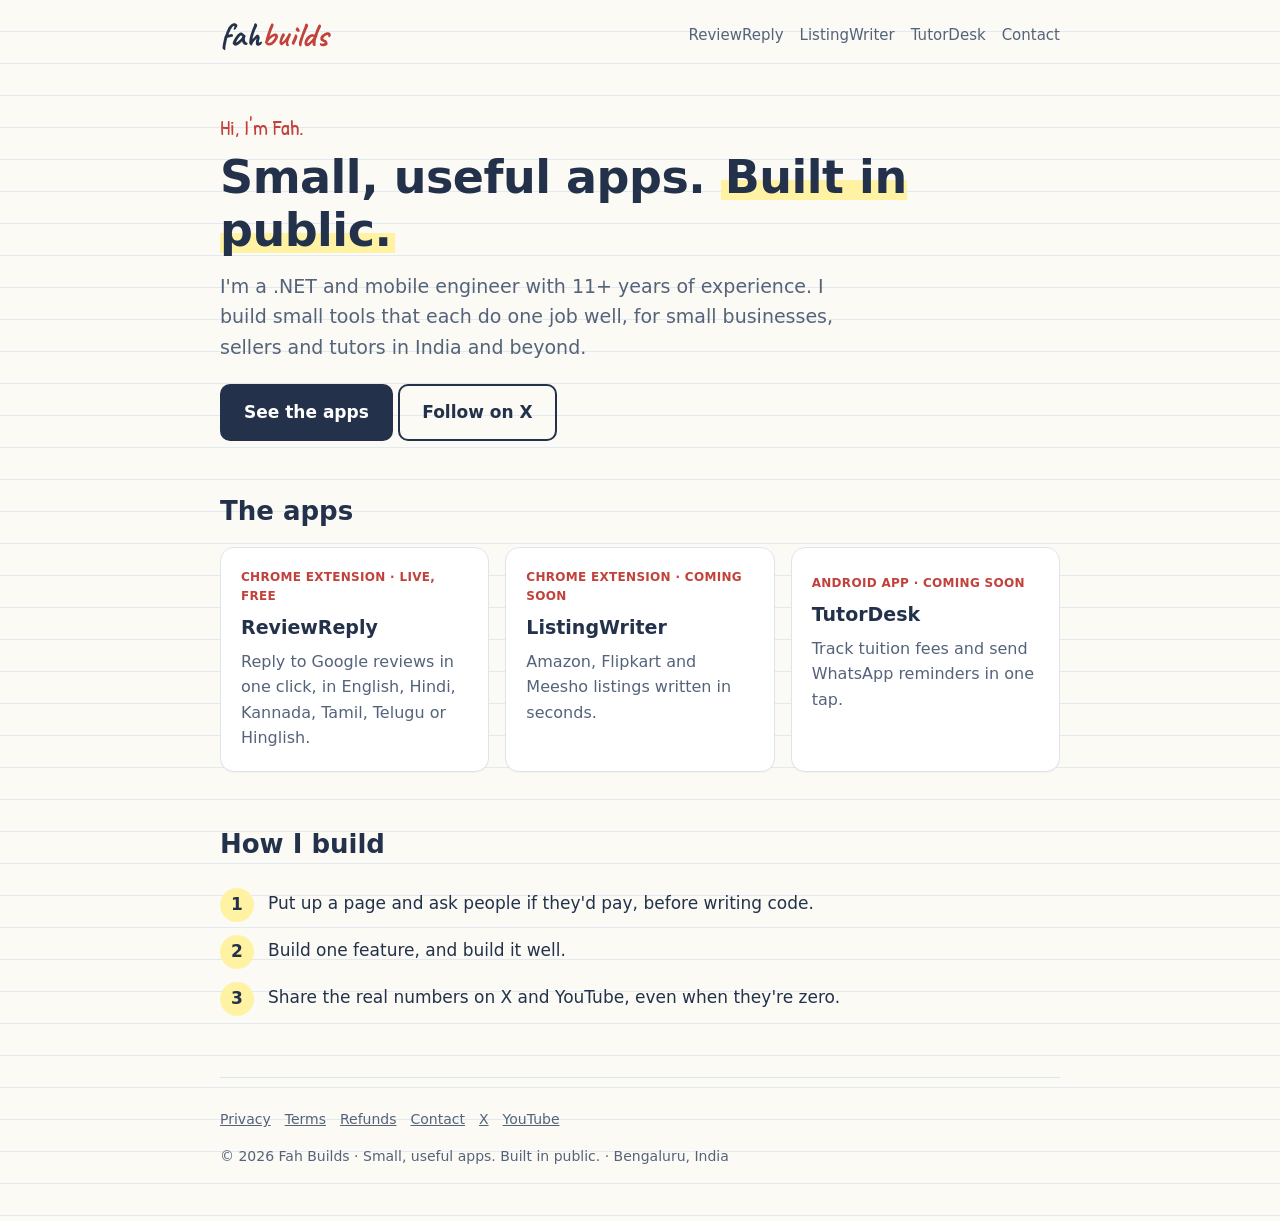
<file: index.html>
<!doctype html>
<html lang="en">
<head>
<meta charset="utf-8">
<meta name="viewport" content="width=device-width,initial-scale=1">
<title>Fah Builds · Small, useful apps. Built in public.</title>
<meta name="description" content="Small, useful apps built in public by Fah, a .NET and mobile engineer from Bengaluru.">
<meta property="og:title" content="Fah Builds · Small, useful apps. Built in public.">
<meta property="og:description" content="Small, useful apps built in public by Fah, a .NET and mobile engineer from Bengaluru.">
<link rel="icon" href="assets/favicon.svg" type="image/svg+xml">
<link rel="preconnect" href="https://fonts.googleapis.com">
<link rel="preconnect" href="https://fonts.gstatic.com" crossorigin>
<link href="https://fonts.googleapis.com/css2?family=Caveat:wght@700&family=Patrick+Hand&display=swap" rel="stylesheet">
<link rel="stylesheet" href="assets/style.css">
</head>
<body>
<div class="wrap">
<header class="top">
  <a class="brand" href="">fah<span>builds</span></a>
  <nav><a href="reviewreply/">ReviewReply</a><a href="listingwriter/">ListingWriter</a><a href="tutordesk/">TutorDesk</a><a href="contact.html">Contact</a></nav>
</header>

<section class="hero">
  <p class="kicker">Hi, I'm Fah.</p>
  <h1>Small, useful apps. <mark>Built in public.</mark></h1>
  <p class="lead">I'm a .NET and mobile engineer with 11+ years of experience. I build small tools that each do one job well, for small businesses, sellers and tutors in India and beyond.</p>
  <a class="btn" href="#apps">See the apps</a> <a class="btn ghost" href="https://x.com/fahbuilds">Follow on X</a>
</section>
<section id="apps">
  <h2>The apps</h2>
  <div class="grid three">
    <a class="card" href="reviewreply/" style="text-decoration:none;color:inherit"><span class="tag">Chrome extension · Live, free</span><h3>ReviewReply</h3><p>Reply to Google reviews in one click, in English, Hindi, Kannada, Tamil, Telugu or Hinglish.</p></a>
    <a class="card" href="listingwriter/" style="text-decoration:none;color:inherit"><span class="tag">Chrome extension · Coming soon</span><h3>ListingWriter</h3><p>Amazon, Flipkart and Meesho listings written in seconds.</p></a>
    <a class="card" href="tutordesk/" style="text-decoration:none;color:inherit"><span class="tag">Android app · Coming soon</span><h3>TutorDesk</h3><p>Track tuition fees and send WhatsApp reminders in one tap.</p></a>
  </div>
</section>
<section>
  <h2>How I build</h2>
  <ol class="steps"><li>Put up a page and ask people if they'd pay, before writing code.</li><li>Build one feature, and build it well.</li><li>Share the real numbers on X and YouTube, even when they're zero.</li></ol>
</section>

<footer>
  <div><a href="privacy.html">Privacy</a><a href="terms.html">Terms</a><a href="refund.html">Refunds</a><a href="contact.html">Contact</a><a href="https://x.com/fahbuilds">X</a><a href="https://www.youtube.com/@fahbuilds">YouTube</a></div>
  <p>© <span id="yr">2026</span> Fah Builds · Small, useful apps. Built in public. · Bengaluru, India</p>
</footer>
</div>
<script src="assets/config.js"></script>
</body>
</html>
</file>
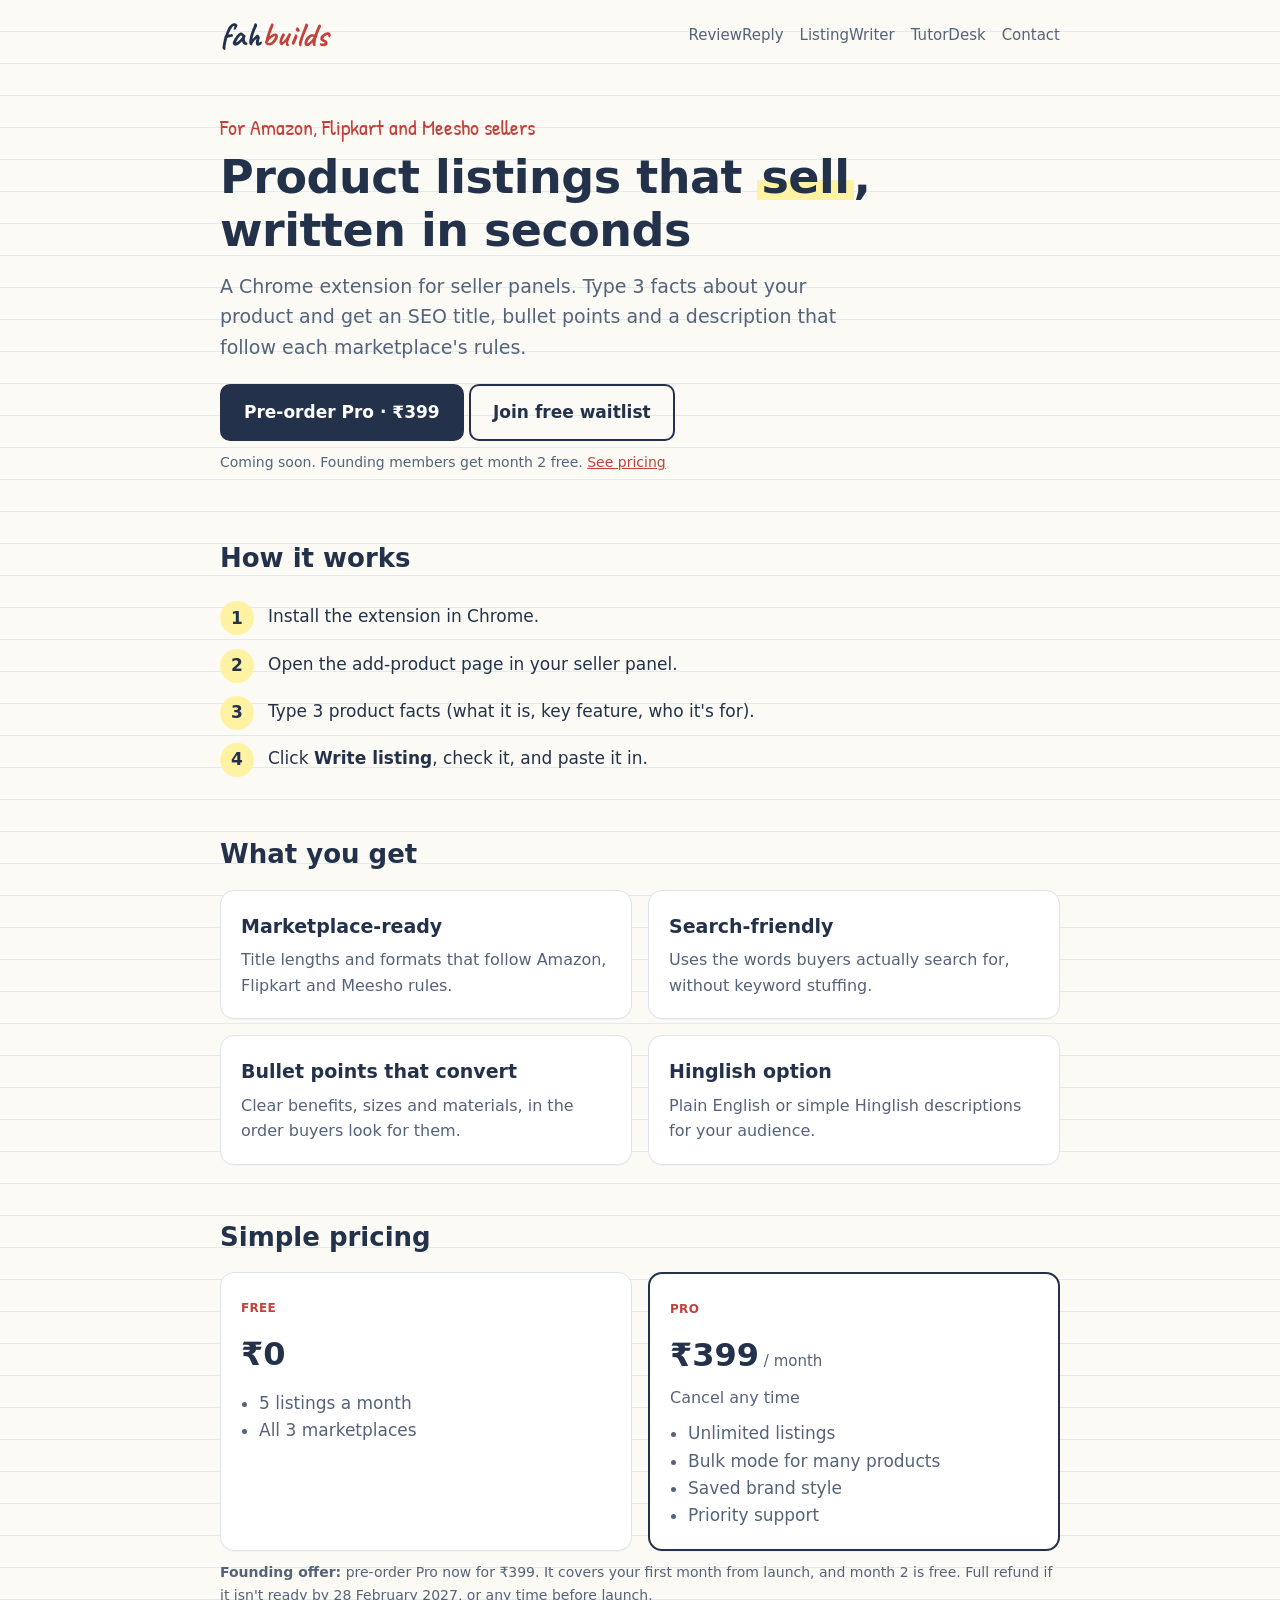
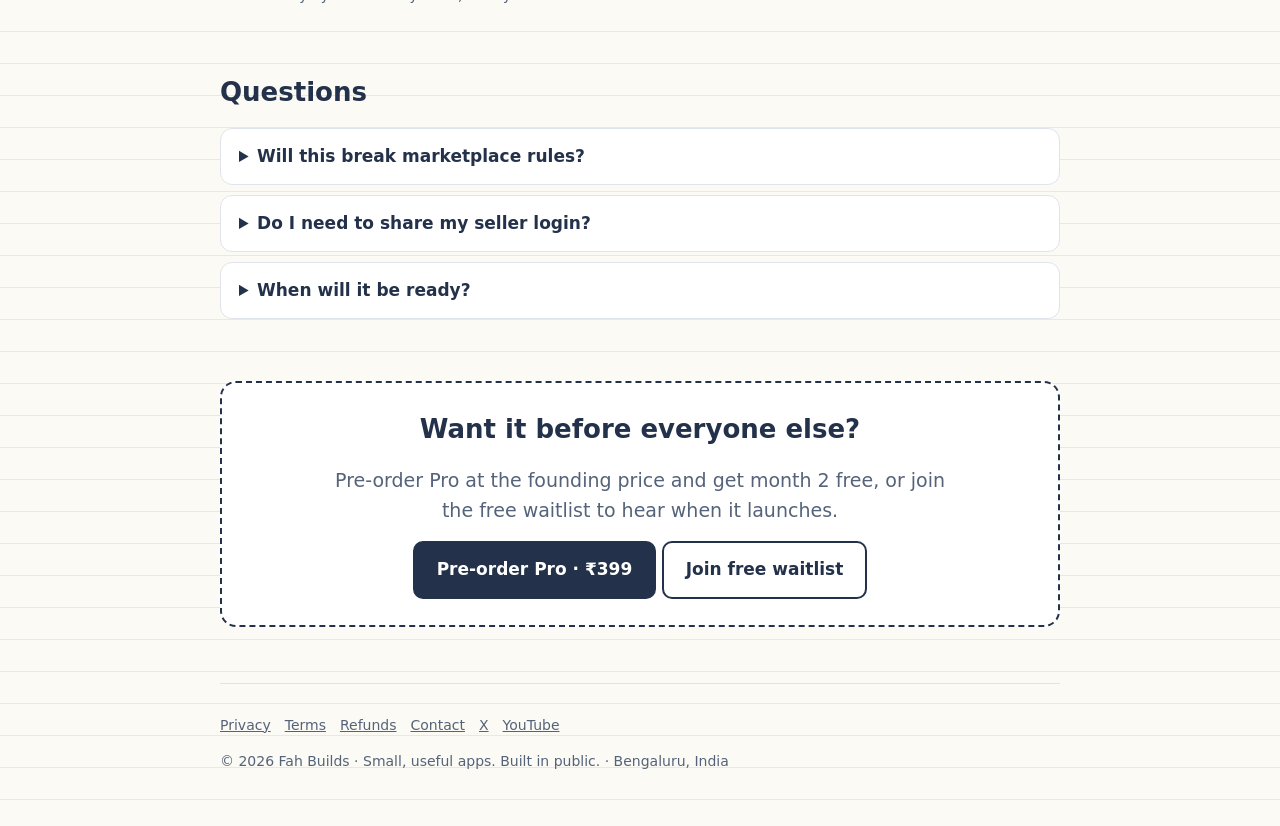
<file: listingwriter/index.html>
<!doctype html>
<html lang="en">
<head>
<meta charset="utf-8">
<meta name="viewport" content="width=device-width,initial-scale=1">
<title>ListingWriter · Chrome extension by Fah Builds</title>
<meta name="description" content="A Chrome extension for seller panels. Type 3 facts about your product and get an SEO title, bullet points and a description that follow each marketplace's rules.">
<meta property="og:title" content="ListingWriter · Chrome extension by Fah Builds">
<meta property="og:description" content="A Chrome extension for seller panels. Type 3 facts about your product and get an SEO title, bullet points and a description that follow each marketplace's rules.">
<link rel="icon" href="../assets/favicon.svg" type="image/svg+xml">
<link rel="preconnect" href="https://fonts.googleapis.com">
<link rel="preconnect" href="https://fonts.gstatic.com" crossorigin>
<link href="https://fonts.googleapis.com/css2?family=Caveat:wght@700&family=Patrick+Hand&display=swap" rel="stylesheet">
<link rel="stylesheet" href="../assets/style.css">
</head>
<body>
<div class="wrap">
<header class="top">
  <a class="brand" href="../">fah<span>builds</span></a>
  <nav><a href="../reviewreply/">ReviewReply</a><a href="../listingwriter/">ListingWriter</a><a href="../tutordesk/">TutorDesk</a><a href="../contact.html">Contact</a></nav>
</header>

<section class="hero">
  <p class="kicker">For Amazon, Flipkart and Meesho sellers</p>
  <h1>Product listings that <mark>sell</mark>, written in seconds</h1>
  <p class="lead">A Chrome extension for seller panels. Type 3 facts about your product and get an SEO title, bullet points and a description that follow each marketplace's rules.</p>
  <a class="btn" data-pay="listingwriter" href="#">Pre-order Pro · ₹399</a> <a class="btn ghost" data-app="listingwriter" data-name="ListingWriter" href="#">Join free waitlist</a>
  <p class="note">Coming soon. Founding members get month 2 free. <a href="#pricing">See pricing</a></p>
</section>
<section>
  <h2>How it works</h2>
  <ol class="steps"><li>Install the extension in Chrome.</li><li>Open the add-product page in your seller panel.</li><li>Type 3 product facts (what it is, key feature, who it's for).</li><li>Click <b>Write listing</b>, check it, and paste it in.</li></ol>
</section>
<section>
  <h2>What you get</h2>
  <div class="grid"><div class="card"><h3>Marketplace-ready</h3><p>Title lengths and formats that follow Amazon, Flipkart and Meesho rules.</p></div><div class="card"><h3>Search-friendly</h3><p>Uses the words buyers actually search for, without keyword stuffing.</p></div><div class="card"><h3>Bullet points that convert</h3><p>Clear benefits, sizes and materials, in the order buyers look for them.</p></div><div class="card"><h3>Hinglish option</h3><p>Plain English or simple Hinglish descriptions for your audience.</p></div></div>
</section>
<section id="pricing">
  <h2>Simple pricing</h2>
  <div class="price">
    <div class="card"><span class="tag">Free</span><div class="amt">₹0</div><ul><li>5 listings a month</li><li>All 3 marketplaces</li></ul></div>
    <div class="card pro"><span class="tag">Pro</span><div class="amt">₹399<small> / month</small></div><p class="note">Cancel any time</p><ul><li>Unlimited listings</li><li>Bulk mode for many products</li><li>Saved brand style</li><li>Priority support</li></ul></div>
  </div>
  <p class="note"><b>Founding offer:</b> pre-order Pro now for ₹399. It covers your first month from launch, and month 2 is free. Full refund if it isn't ready by 28 February 2027, or any time before launch.</p>
</section>
<section>
  <h2>Questions</h2>
  <details><summary>Will this break marketplace rules?</summary><p>It's designed to follow each marketplace's listing guidelines, and you review every listing before saving it.</p></details><details><summary>Do I need to share my seller login?</summary><p>No. It runs inside your own logged-in Chrome and never asks for passwords.</p></details><details><summary>When will it be ready?</summary><p>It's next in the build queue. Pre-order or join the waitlist to get it first.</p></details>
</section>
<section>
  <div class="cta">
    <h2>Want it before everyone else?</h2>
    <p class="lead" style="margin:0 auto 16px">Pre-order Pro at the founding price and get month 2 free, or join the free waitlist to hear when it launches.</p>
    <a class="btn" data-pay="listingwriter" href="#">Pre-order Pro · ₹399</a> <a class="btn ghost" data-app="listingwriter" data-name="ListingWriter" href="#">Join free waitlist</a>
  </div>
</section>

<footer>
  <div><a href="../privacy.html">Privacy</a><a href="../terms.html">Terms</a><a href="../refund.html">Refunds</a><a href="../contact.html">Contact</a><a href="https://x.com/fahbuilds">X</a><a href="https://www.youtube.com/@fahbuilds">YouTube</a></div>
  <p>© <span id="yr">2026</span> Fah Builds · Small, useful apps. Built in public. · Bengaluru, India</p>
</footer>
</div>
<script src="../assets/config.js"></script>
</body>
</html>
</file>
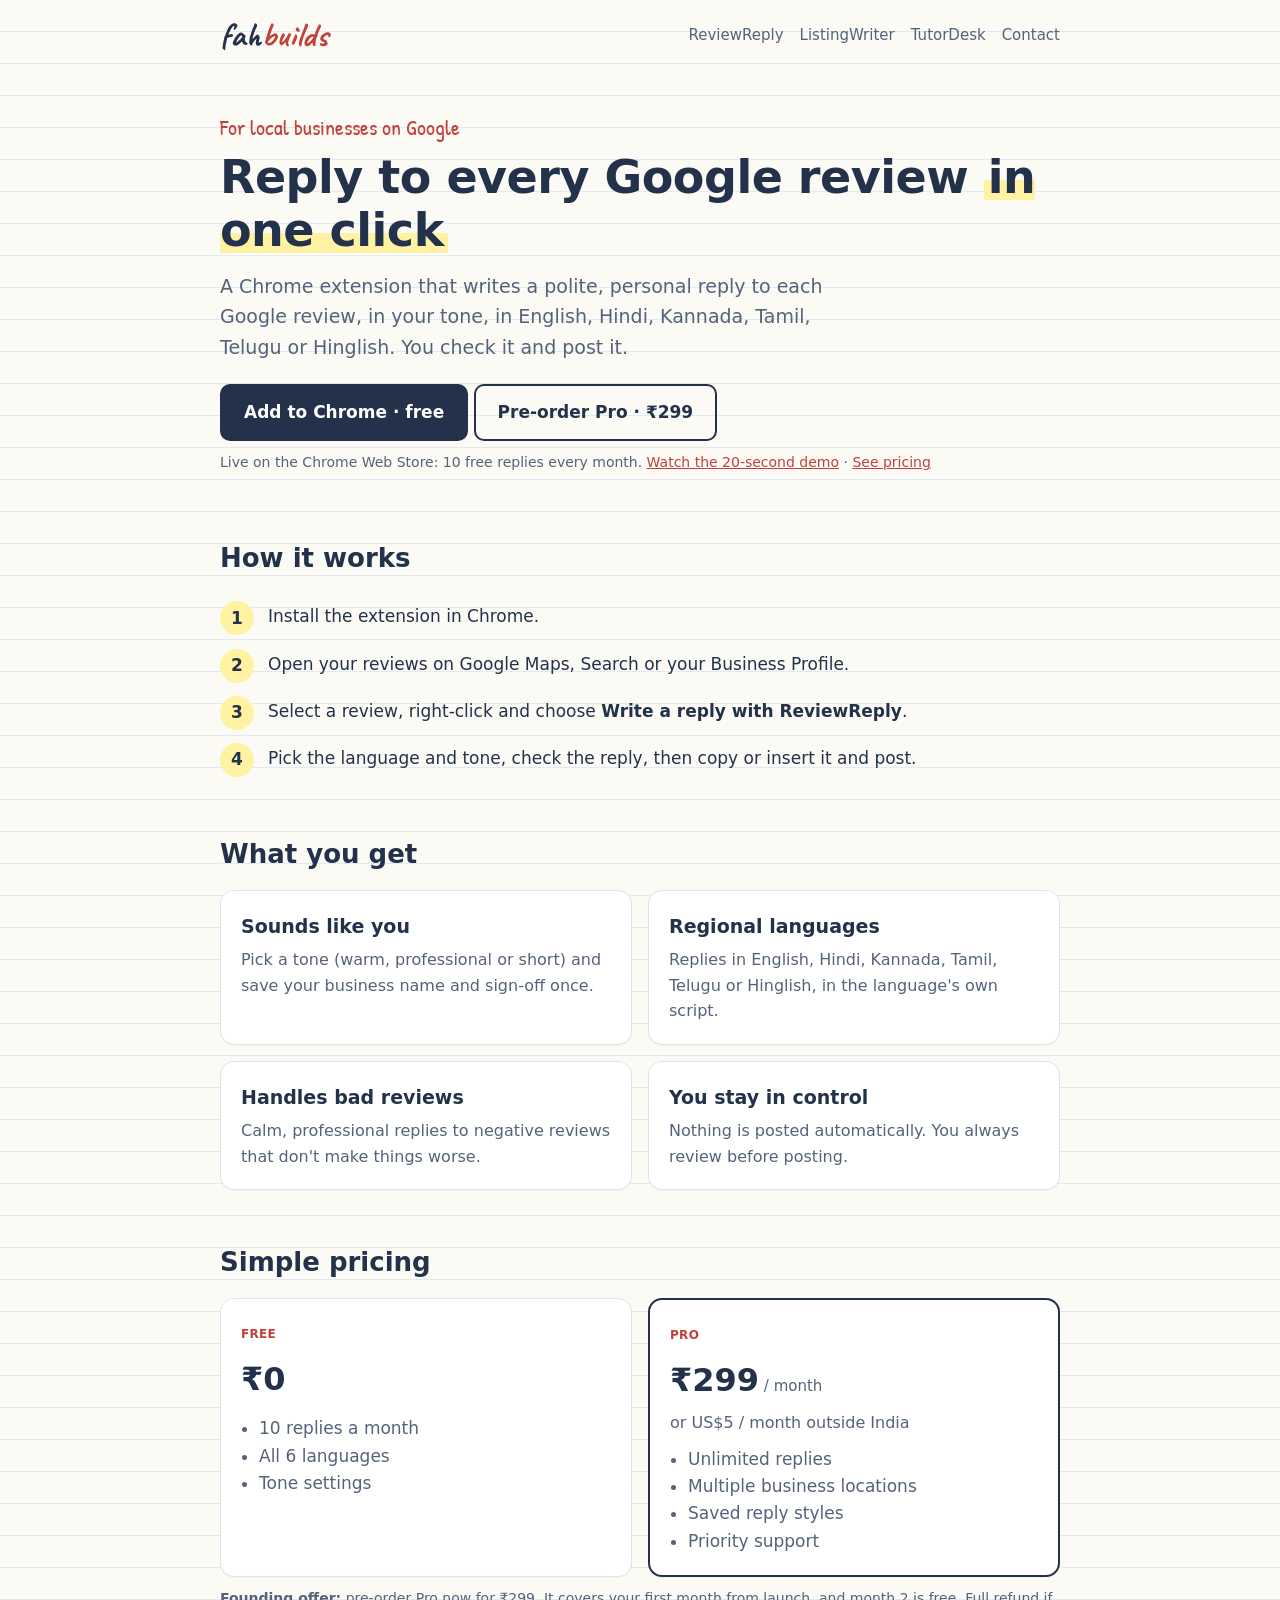
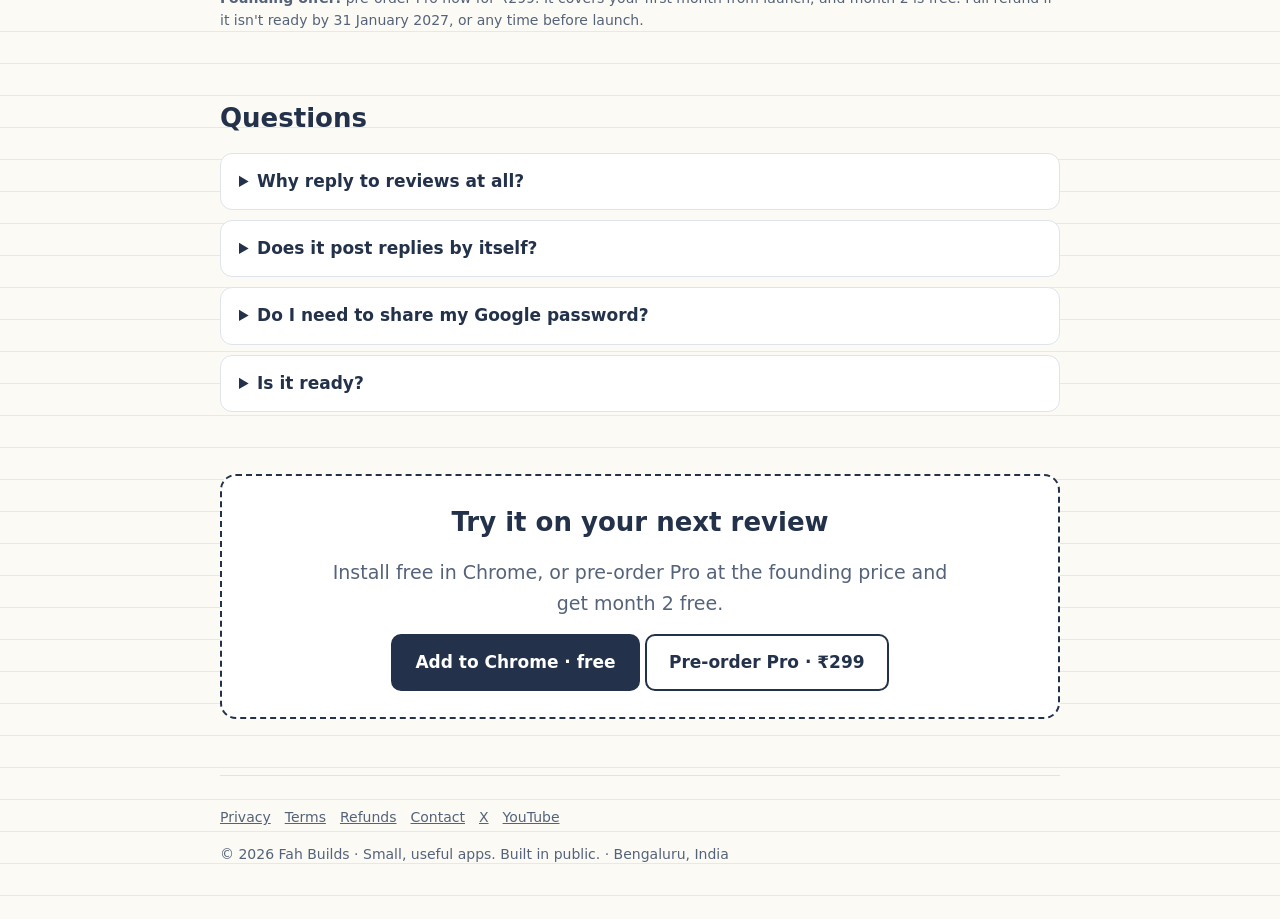
<file: reviewreply/index.html>
<!doctype html>
<html lang="en">
<head>
<meta charset="utf-8">
<meta name="viewport" content="width=device-width,initial-scale=1">
<title>ReviewReply · Chrome extension by Fah Builds</title>
<meta name="description" content="A Chrome extension that writes a polite, personal reply to each Google review, in your tone, in English, Hindi, Kannada, Tamil, Telugu or Hinglish. You check it and post it.">
<meta property="og:title" content="ReviewReply · Chrome extension by Fah Builds">
<meta property="og:description" content="A Chrome extension that writes a polite, personal reply to each Google review, in your tone, in English, Hindi, Kannada, Tamil, Telugu or Hinglish. You check it and post it.">
<link rel="icon" href="../assets/favicon.svg" type="image/svg+xml">
<link rel="preconnect" href="https://fonts.googleapis.com">
<link rel="preconnect" href="https://fonts.gstatic.com" crossorigin>
<link href="https://fonts.googleapis.com/css2?family=Caveat:wght@700&family=Patrick+Hand&display=swap" rel="stylesheet">
<link rel="stylesheet" href="../assets/style.css">
</head>
<body>
<div class="wrap">
<header class="top">
  <a class="brand" href="../">fah<span>builds</span></a>
  <nav><a href="../reviewreply/">ReviewReply</a><a href="../listingwriter/">ListingWriter</a><a href="../tutordesk/">TutorDesk</a><a href="../contact.html">Contact</a></nav>
</header>

<section class="hero">
  <p class="kicker">For local businesses on Google</p>
  <h1>Reply to every Google review <mark>in one click</mark></h1>
  <p class="lead">A Chrome extension that writes a polite, personal reply to each Google review, in your tone, in English, Hindi, Kannada, Tamil, Telugu or Hinglish. You check it and post it.</p>
  <a class="btn" href="https://chromewebstore.google.com/detail/reviewreply-ai-review-rep/mcegmcambibghhpobgdochkejfoblgbk" target="_blank" rel="noopener">Add to Chrome · free</a> <a class="btn ghost" data-pay="reviewreply" href="#">Pre-order Pro · ₹299</a>
  <p class="note">Live on the Chrome Web Store: 10 free replies every month. <a href="https://youtu.be/Ay01aKyb5eg" target="_blank" rel="noopener">Watch the 20-second demo</a> · <a href="#pricing">See pricing</a></p>
</section>
<section>
  <h2>How it works</h2>
  <ol class="steps"><li>Install the extension in Chrome.</li><li>Open your reviews on Google Maps, Search or your Business Profile.</li><li>Select a review, right-click and choose <b>Write a reply with ReviewReply</b>.</li><li>Pick the language and tone, check the reply, then copy or insert it and post.</li></ol>
</section>
<section>
  <h2>What you get</h2>
  <div class="grid"><div class="card"><h3>Sounds like you</h3><p>Pick a tone (warm, professional or short) and save your business name and sign-off once.</p></div><div class="card"><h3>Regional languages</h3><p>Replies in English, Hindi, Kannada, Tamil, Telugu or Hinglish, in the language's own script.</p></div><div class="card"><h3>Handles bad reviews</h3><p>Calm, professional replies to negative reviews that don't make things worse.</p></div><div class="card"><h3>You stay in control</h3><p>Nothing is posted automatically. You always review before posting.</p></div></div>
</section>
<section id="pricing">
  <h2>Simple pricing</h2>
  <div class="price">
    <div class="card"><span class="tag">Free</span><div class="amt">₹0</div><ul><li>10 replies a month</li><li>All 6 languages</li><li>Tone settings</li></ul></div>
    <div class="card pro"><span class="tag">Pro</span><div class="amt">₹299<small> / month</small></div><p class="note">or US$5 / month outside India</p><ul><li>Unlimited replies</li><li>Multiple business locations</li><li>Saved reply styles</li><li>Priority support</li></ul></div>
  </div>
  <p class="note"><b>Founding offer:</b> pre-order Pro now for ₹299. It covers your first month from launch, and month 2 is free. Full refund if it isn't ready by 31 January 2027, or any time before launch.</p>
</section>
<section>
  <h2>Questions</h2>
  <details><summary>Why reply to reviews at all?</summary><p>Customers read replies, and Google says responding to reviews shows you value customers. Most small businesses skip it because it takes time. This makes it a one-click job.</p></details><details><summary>Does it post replies by itself?</summary><p>No. It only suggests a reply. You read it and click post.</p></details><details><summary>Do I need to share my Google password?</summary><p>No. It works inside your own logged-in Chrome. It never asks for your password.</p></details><details><summary>Is it ready?</summary><p>Yes. <a href="https://chromewebstore.google.com/detail/reviewreply-ai-review-rep/mcegmcambibghhpobgdochkejfoblgbk" target="_blank" rel="noopener">Install it free from the Chrome Web Store</a> and get 10 replies a month. Pro (unlimited replies) is coming next; founding pre-orders get month 2 free.</p></details>
</section>
<section>
  <div class="cta">
    <h2>Try it on your next review</h2>
    <p class="lead" style="margin:0 auto 16px">Install free in Chrome, or pre-order Pro at the founding price and get month 2 free.</p>
    <a class="btn" href="https://chromewebstore.google.com/detail/reviewreply-ai-review-rep/mcegmcambibghhpobgdochkejfoblgbk" target="_blank" rel="noopener">Add to Chrome · free</a> <a class="btn ghost" data-pay="reviewreply" href="#">Pre-order Pro · ₹299</a>
  </div>
</section>

<footer>
  <div><a href="../privacy.html">Privacy</a><a href="../terms.html">Terms</a><a href="../refund.html">Refunds</a><a href="../contact.html">Contact</a><a href="https://x.com/fahbuilds">X</a><a href="https://www.youtube.com/@fahbuilds">YouTube</a></div>
  <p>© <span id="yr">2026</span> Fah Builds · Small, useful apps. Built in public. · Bengaluru, India</p>
</footer>
</div>
<script src="../assets/config.js"></script>
</body>
</html>
</file>
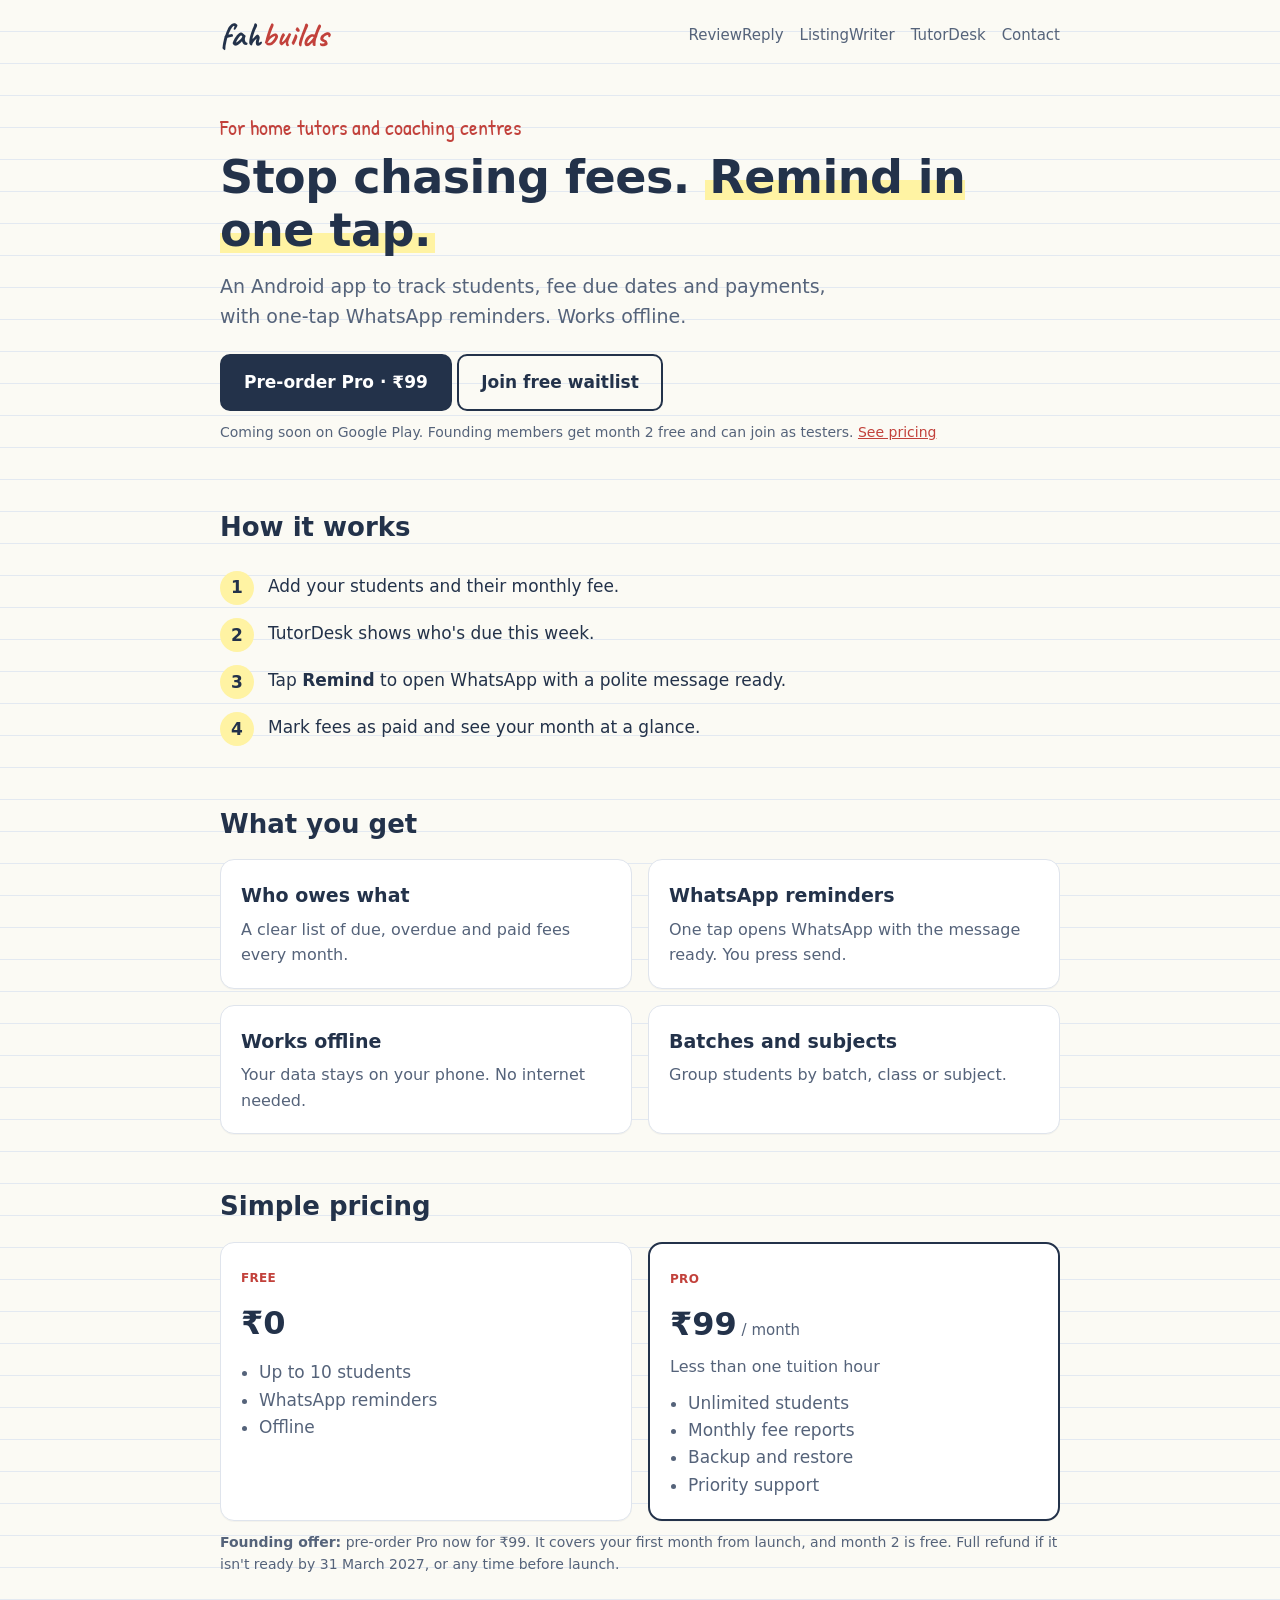
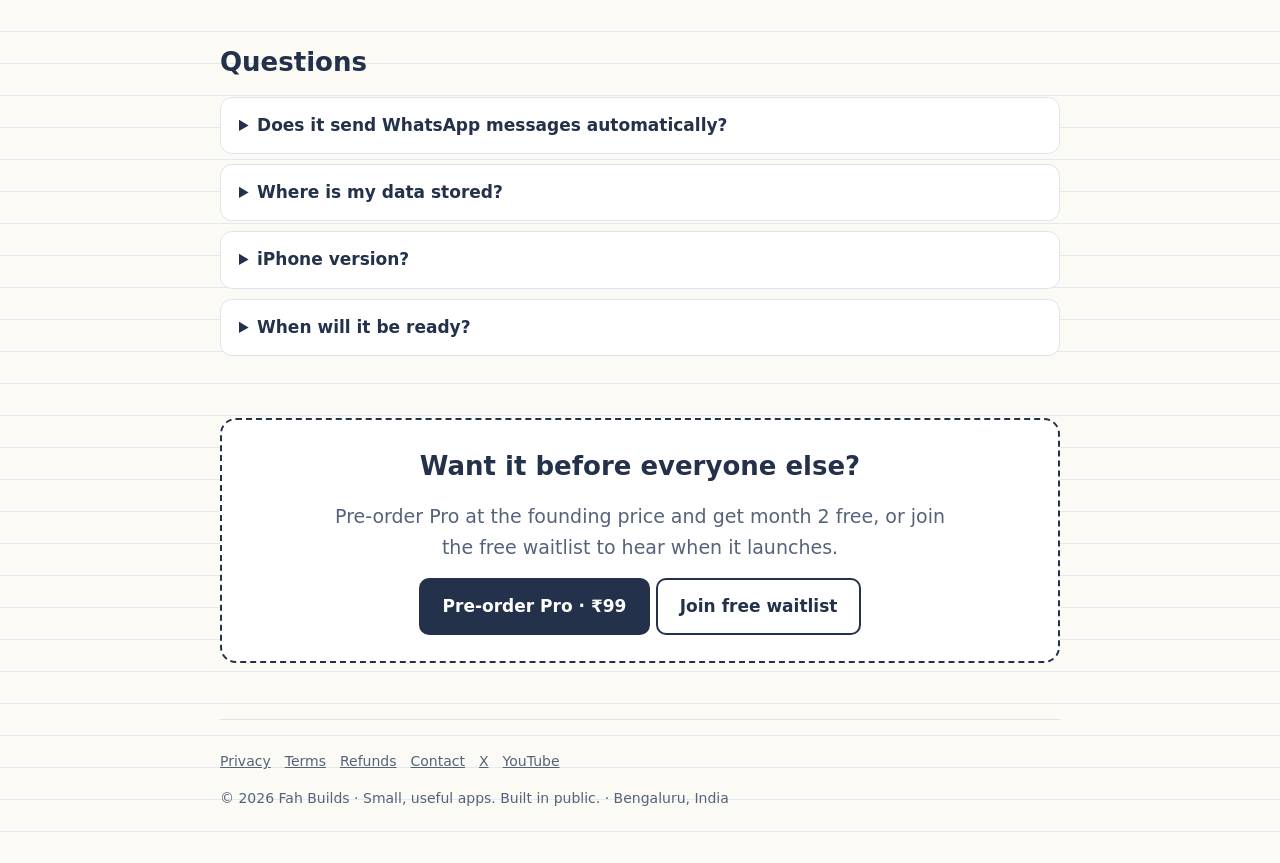
<file: tutordesk/index.html>
<!doctype html>
<html lang="en">
<head>
<meta charset="utf-8">
<meta name="viewport" content="width=device-width,initial-scale=1">
<title>TutorDesk · Android app by Fah Builds</title>
<meta name="description" content="An Android app to track students, fee due dates and payments, with one-tap WhatsApp reminders. Works offline.">
<meta property="og:title" content="TutorDesk · Android app by Fah Builds">
<meta property="og:description" content="An Android app to track students, fee due dates and payments, with one-tap WhatsApp reminders. Works offline.">
<link rel="icon" href="../assets/favicon.svg" type="image/svg+xml">
<link rel="preconnect" href="https://fonts.googleapis.com">
<link rel="preconnect" href="https://fonts.gstatic.com" crossorigin>
<link href="https://fonts.googleapis.com/css2?family=Caveat:wght@700&family=Patrick+Hand&display=swap" rel="stylesheet">
<link rel="stylesheet" href="../assets/style.css">
</head>
<body>
<div class="wrap">
<header class="top">
  <a class="brand" href="../">fah<span>builds</span></a>
  <nav><a href="../reviewreply/">ReviewReply</a><a href="../listingwriter/">ListingWriter</a><a href="../tutordesk/">TutorDesk</a><a href="../contact.html">Contact</a></nav>
</header>

<section class="hero">
  <p class="kicker">For home tutors and coaching centres</p>
  <h1>Stop chasing fees. <mark>Remind in one tap.</mark></h1>
  <p class="lead">An Android app to track students, fee due dates and payments, with one-tap WhatsApp reminders. Works offline.</p>
  <a class="btn" data-pay="tutordesk" href="#">Pre-order Pro · ₹99</a> <a class="btn ghost" data-app="tutordesk" data-name="TutorDesk" href="#">Join free waitlist</a>
  <p class="note">Coming soon on Google Play. Founding members get month 2 free and can join as testers. <a href="#pricing">See pricing</a></p>
</section>
<section>
  <h2>How it works</h2>
  <ol class="steps"><li>Add your students and their monthly fee.</li><li>TutorDesk shows who's due this week.</li><li>Tap <b>Remind</b> to open WhatsApp with a polite message ready.</li><li>Mark fees as paid and see your month at a glance.</li></ol>
</section>
<section>
  <h2>What you get</h2>
  <div class="grid"><div class="card"><h3>Who owes what</h3><p>A clear list of due, overdue and paid fees every month.</p></div><div class="card"><h3>WhatsApp reminders</h3><p>One tap opens WhatsApp with the message ready. You press send.</p></div><div class="card"><h3>Works offline</h3><p>Your data stays on your phone. No internet needed.</p></div><div class="card"><h3>Batches and subjects</h3><p>Group students by batch, class or subject.</p></div></div>
</section>
<section id="pricing">
  <h2>Simple pricing</h2>
  <div class="price">
    <div class="card"><span class="tag">Free</span><div class="amt">₹0</div><ul><li>Up to 10 students</li><li>WhatsApp reminders</li><li>Offline</li></ul></div>
    <div class="card pro"><span class="tag">Pro</span><div class="amt">₹99<small> / month</small></div><p class="note">Less than one tuition hour</p><ul><li>Unlimited students</li><li>Monthly fee reports</li><li>Backup and restore</li><li>Priority support</li></ul></div>
  </div>
  <p class="note"><b>Founding offer:</b> pre-order Pro now for ₹99. It covers your first month from launch, and month 2 is free. Full refund if it isn't ready by 31 March 2027, or any time before launch.</p>
</section>
<section>
  <h2>Questions</h2>
  <details><summary>Does it send WhatsApp messages automatically?</summary><p>No. It opens WhatsApp with the message ready, and you tap send.</p></details><details><summary>Where is my data stored?</summary><p>On your phone only. We don't upload your students' details.</p></details><details><summary>iPhone version?</summary><p>Android first. iPhone may come later.</p></details><details><summary>When will it be ready?</summary><p>It's in the build queue. Pre-order or join the waitlist to be a tester.</p></details>
</section>
<section>
  <div class="cta">
    <h2>Want it before everyone else?</h2>
    <p class="lead" style="margin:0 auto 16px">Pre-order Pro at the founding price and get month 2 free, or join the free waitlist to hear when it launches.</p>
    <a class="btn" data-pay="tutordesk" href="#">Pre-order Pro · ₹99</a> <a class="btn ghost" data-app="tutordesk" data-name="TutorDesk" href="#">Join free waitlist</a>
  </div>
</section>

<footer>
  <div><a href="../privacy.html">Privacy</a><a href="../terms.html">Terms</a><a href="../refund.html">Refunds</a><a href="../contact.html">Contact</a><a href="https://x.com/fahbuilds">X</a><a href="https://www.youtube.com/@fahbuilds">YouTube</a></div>
  <p>© <span id="yr">2026</span> Fah Builds · Small, useful apps. Built in public. · Bengaluru, India</p>
</footer>
</div>
<script src="../assets/config.js"></script>
</body>
</html>
</file>
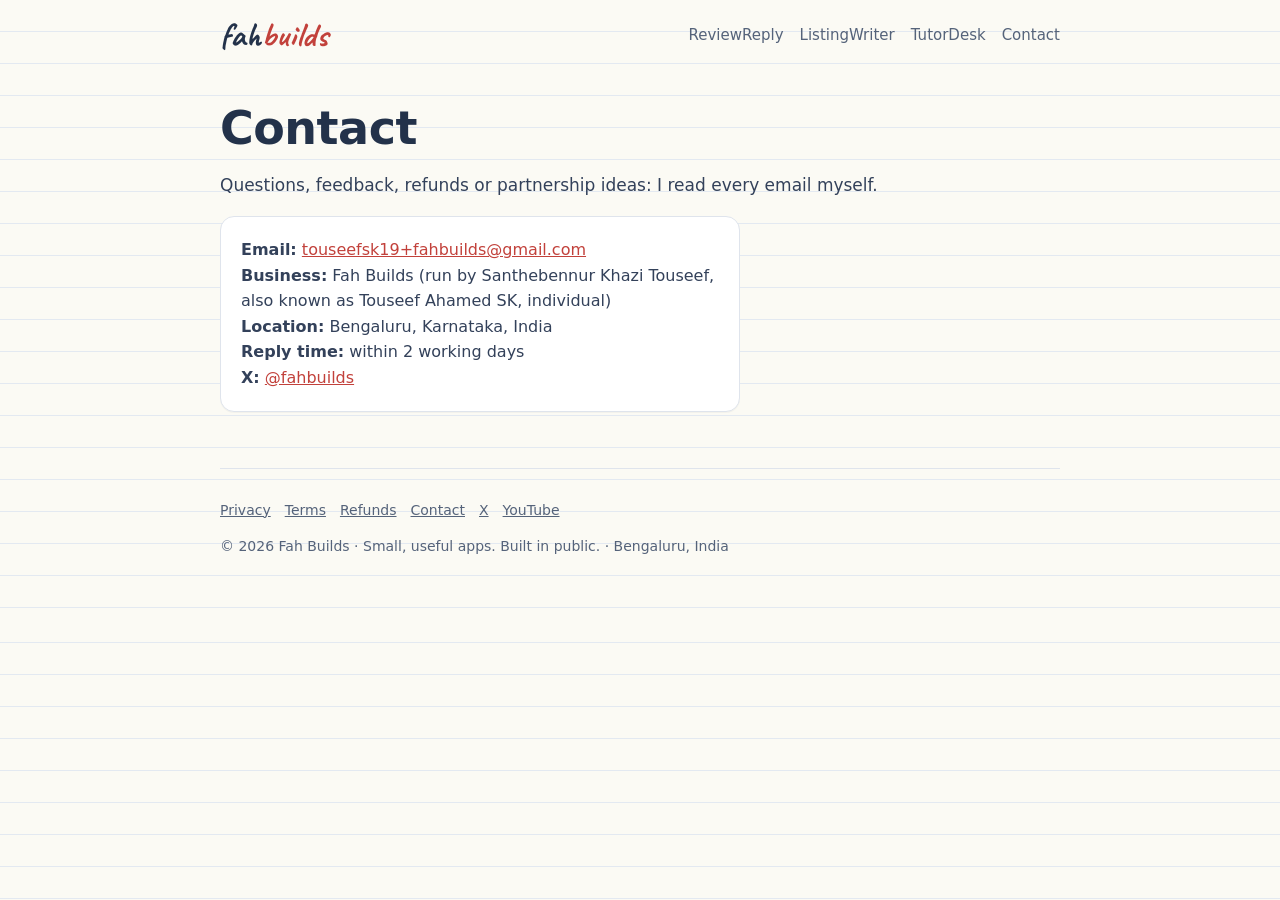
<file: contact.html>
<!doctype html>
<html lang="en">
<head>
<meta charset="utf-8">
<meta name="viewport" content="width=device-width,initial-scale=1">
<title>Contact · Fah Builds</title>
<meta name="description" content="Contact Fah Builds.">
<meta property="og:title" content="Contact · Fah Builds">
<meta property="og:description" content="Contact Fah Builds.">
<link rel="icon" href="assets/favicon.svg" type="image/svg+xml">
<link rel="preconnect" href="https://fonts.googleapis.com">
<link rel="preconnect" href="https://fonts.gstatic.com" crossorigin>
<link href="https://fonts.googleapis.com/css2?family=Caveat:wght@700&family=Patrick+Hand&display=swap" rel="stylesheet">
<link rel="stylesheet" href="assets/style.css">
</head>
<body>
<div class="wrap">
<header class="top">
  <a class="brand" href="">fah<span>builds</span></a>
  <nav><a href="reviewreply/">ReviewReply</a><a href="listingwriter/">ListingWriter</a><a href="tutordesk/">TutorDesk</a><a href="contact.html">Contact</a></nav>
</header>

<section class="legal">
<h1>Contact</h1>
<p>Questions, feedback, refunds or partnership ideas: I read every email myself.</p>
<div class="card" style="max-width:520px">
<p><b>Email:</b> <a data-email href="#">email</a></p>
<p><b>Business:</b> Fah Builds (run by Santhebennur Khazi Touseef, also known as Touseef Ahamed SK, individual)</p>
<p><b>Location:</b> Bengaluru, Karnataka, India</p>
<p><b>Reply time:</b> within 2 working days</p>
<p><b>X:</b> <a href="https://x.com/fahbuilds">@fahbuilds</a></p>
</div>
</section>
<footer>
  <div><a href="privacy.html">Privacy</a><a href="terms.html">Terms</a><a href="refund.html">Refunds</a><a href="contact.html">Contact</a><a href="https://x.com/fahbuilds">X</a><a href="https://www.youtube.com/@fahbuilds">YouTube</a></div>
  <p>© <span id="yr">2026</span> Fah Builds · Small, useful apps. Built in public. · Bengaluru, India</p>
</footer>
</div>
<script src="assets/config.js"></script>
</body>
</html>
</file>
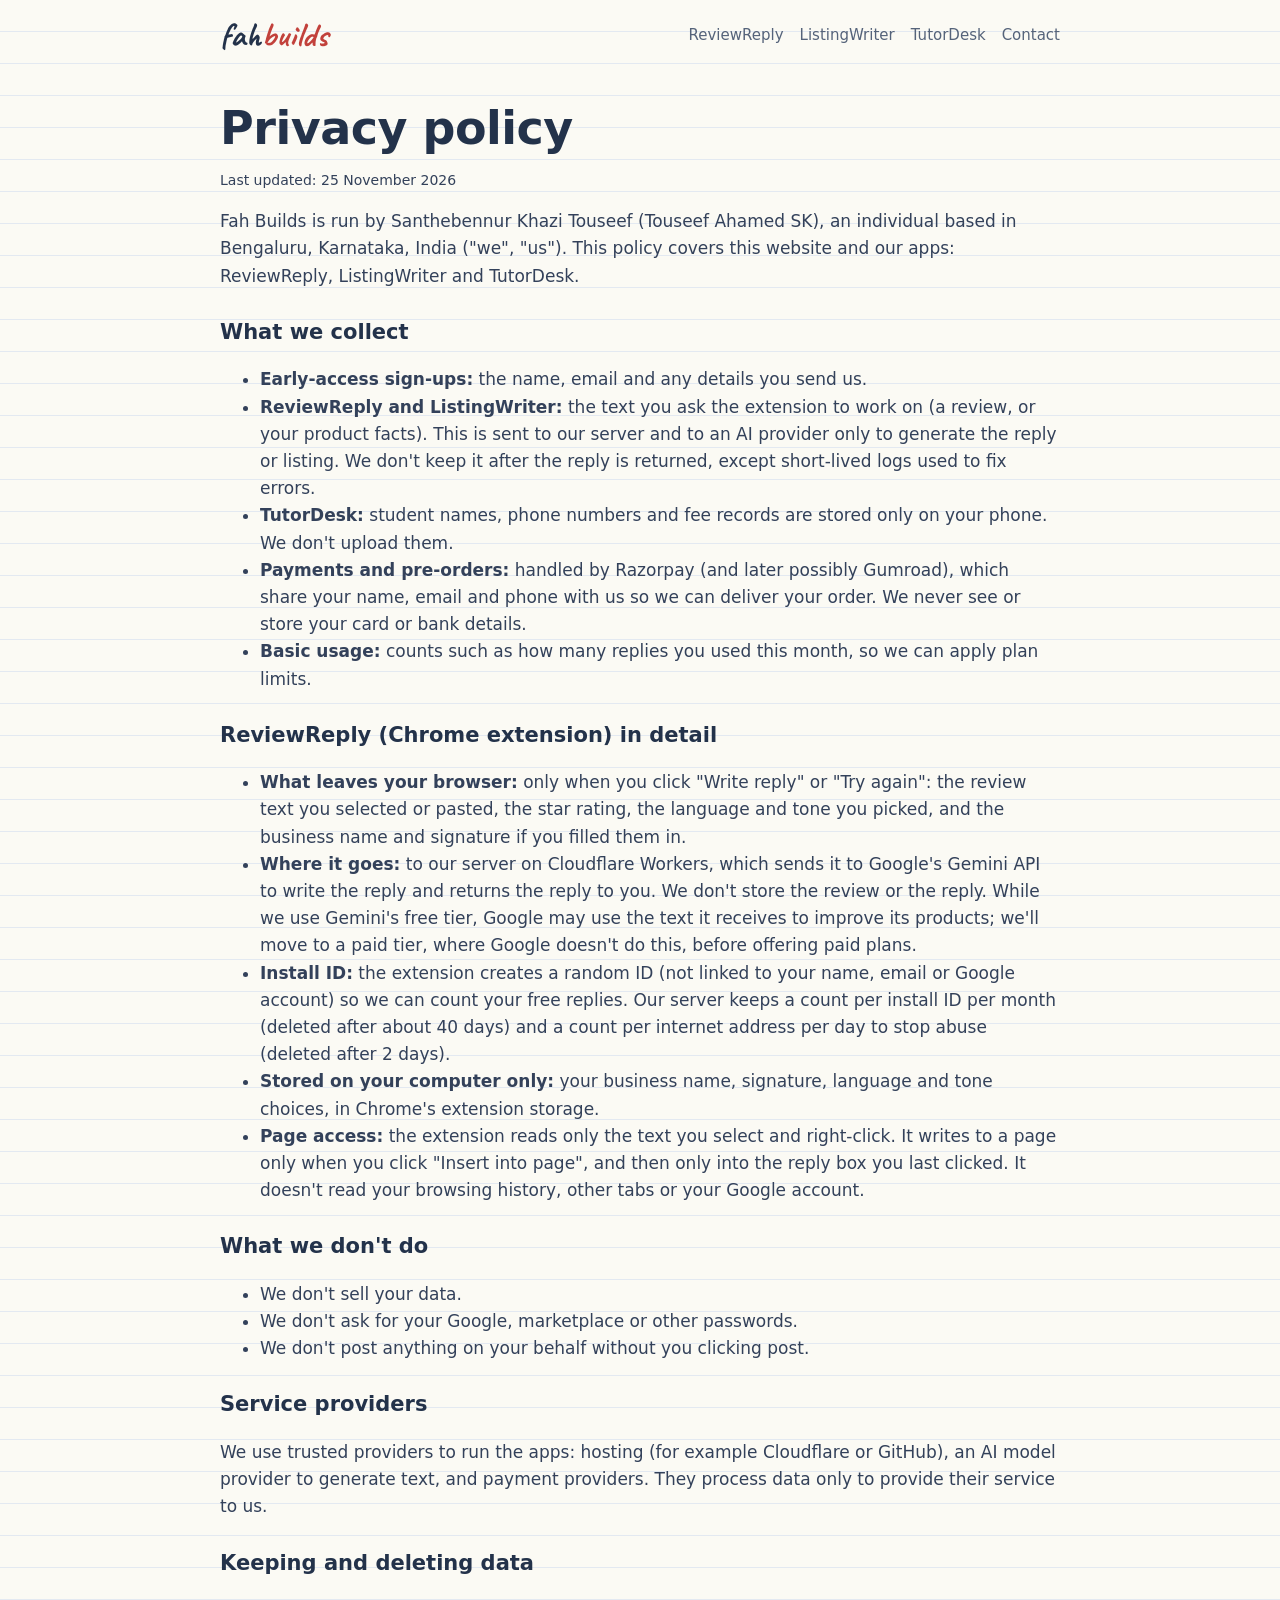
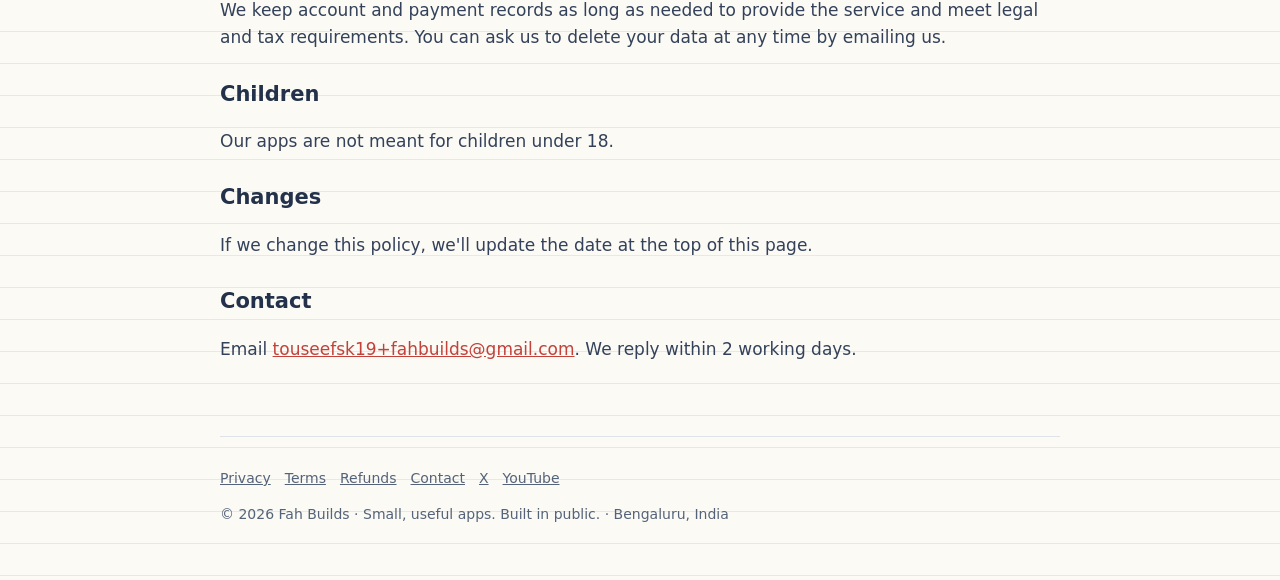
<file: privacy.html>
<!doctype html>
<html lang="en">
<head>
<meta charset="utf-8">
<meta name="viewport" content="width=device-width,initial-scale=1">
<title>Privacy policy · Fah Builds</title>
<meta name="description" content="How Fah Builds handles your data.">
<meta property="og:title" content="Privacy policy · Fah Builds">
<meta property="og:description" content="How Fah Builds handles your data.">
<link rel="icon" href="assets/favicon.svg" type="image/svg+xml">
<link rel="preconnect" href="https://fonts.googleapis.com">
<link rel="preconnect" href="https://fonts.gstatic.com" crossorigin>
<link href="https://fonts.googleapis.com/css2?family=Caveat:wght@700&family=Patrick+Hand&display=swap" rel="stylesheet">
<link rel="stylesheet" href="assets/style.css">
</head>
<body>
<div class="wrap">
<header class="top">
  <a class="brand" href="">fah<span>builds</span></a>
  <nav><a href="reviewreply/">ReviewReply</a><a href="listingwriter/">ListingWriter</a><a href="tutordesk/">TutorDesk</a><a href="contact.html">Contact</a></nav>
</header>

<section class="legal">
<h1>Privacy policy</h1><p class="note">Last updated: 25 November 2026</p>
<p>Fah Builds is run by Santhebennur Khazi Touseef (Touseef Ahamed SK), an individual based in Bengaluru, Karnataka, India ("we", "us"). This policy covers this website and our apps: ReviewReply, ListingWriter and TutorDesk.</p>
<h2>What we collect</h2>
<ul>
<li><b>Early-access sign-ups:</b> the name, email and any details you send us.</li>
<li><b>ReviewReply and ListingWriter:</b> the text you ask the extension to work on (a review, or your product facts). This is sent to our server and to an AI provider only to generate the reply or listing. We don't keep it after the reply is returned, except short-lived logs used to fix errors.</li>
<li><b>TutorDesk:</b> student names, phone numbers and fee records are stored only on your phone. We don't upload them.</li>
<li><b>Payments and pre-orders:</b> handled by Razorpay (and later possibly Gumroad), which share your name, email and phone with us so we can deliver your order. We never see or store your card or bank details.</li>
<li><b>Basic usage:</b> counts such as how many replies you used this month, so we can apply plan limits.</li>
</ul>
<h2 id="reviewreply">ReviewReply (Chrome extension) in detail</h2>
<ul>
<li><b>What leaves your browser:</b> only when you click "Write reply" or "Try again": the review text you selected or pasted, the star rating, the language and tone you picked, and the business name and signature if you filled them in.</li>
<li><b>Where it goes:</b> to our server on Cloudflare Workers, which sends it to Google's Gemini API to write the reply and returns the reply to you. We don't store the review or the reply. While we use Gemini's free tier, Google may use the text it receives to improve its products; we'll move to a paid tier, where Google doesn't do this, before offering paid plans.</li>
<li><b>Install ID:</b> the extension creates a random ID (not linked to your name, email or Google account) so we can count your free replies. Our server keeps a count per install ID per month (deleted after about 40 days) and a count per internet address per day to stop abuse (deleted after 2 days).</li>
<li><b>Stored on your computer only:</b> your business name, signature, language and tone choices, in Chrome's extension storage.</li>
<li><b>Page access:</b> the extension reads only the text you select and right-click. It writes to a page only when you click "Insert into page", and then only into the reply box you last clicked. It doesn't read your browsing history, other tabs or your Google account.</li>
</ul>
<h2>What we don't do</h2>
<ul><li>We don't sell your data.</li><li>We don't ask for your Google, marketplace or other passwords.</li><li>We don't post anything on your behalf without you clicking post.</li></ul>
<h2>Service providers</h2>
<p>We use trusted providers to run the apps: hosting (for example Cloudflare or GitHub), an AI model provider to generate text, and payment providers. They process data only to provide their service to us.</p>
<h2>Keeping and deleting data</h2>
<p>We keep account and payment records as long as needed to provide the service and meet legal and tax requirements. You can ask us to delete your data at any time by emailing us.</p>
<h2>Children</h2><p>Our apps are not meant for children under 18.</p>
<h2>Changes</h2><p>If we change this policy, we'll update the date at the top of this page.</p>
<h2>Contact</h2><p>Email <a data-email href="#">email</a>. We reply within 2 working days.</p>
</section>
<footer>
  <div><a href="privacy.html">Privacy</a><a href="terms.html">Terms</a><a href="refund.html">Refunds</a><a href="contact.html">Contact</a><a href="https://x.com/fahbuilds">X</a><a href="https://www.youtube.com/@fahbuilds">YouTube</a></div>
  <p>© <span id="yr">2026</span> Fah Builds · Small, useful apps. Built in public. · Bengaluru, India</p>
</footer>
</div>
<script src="assets/config.js"></script>
</body>
</html>
</file>
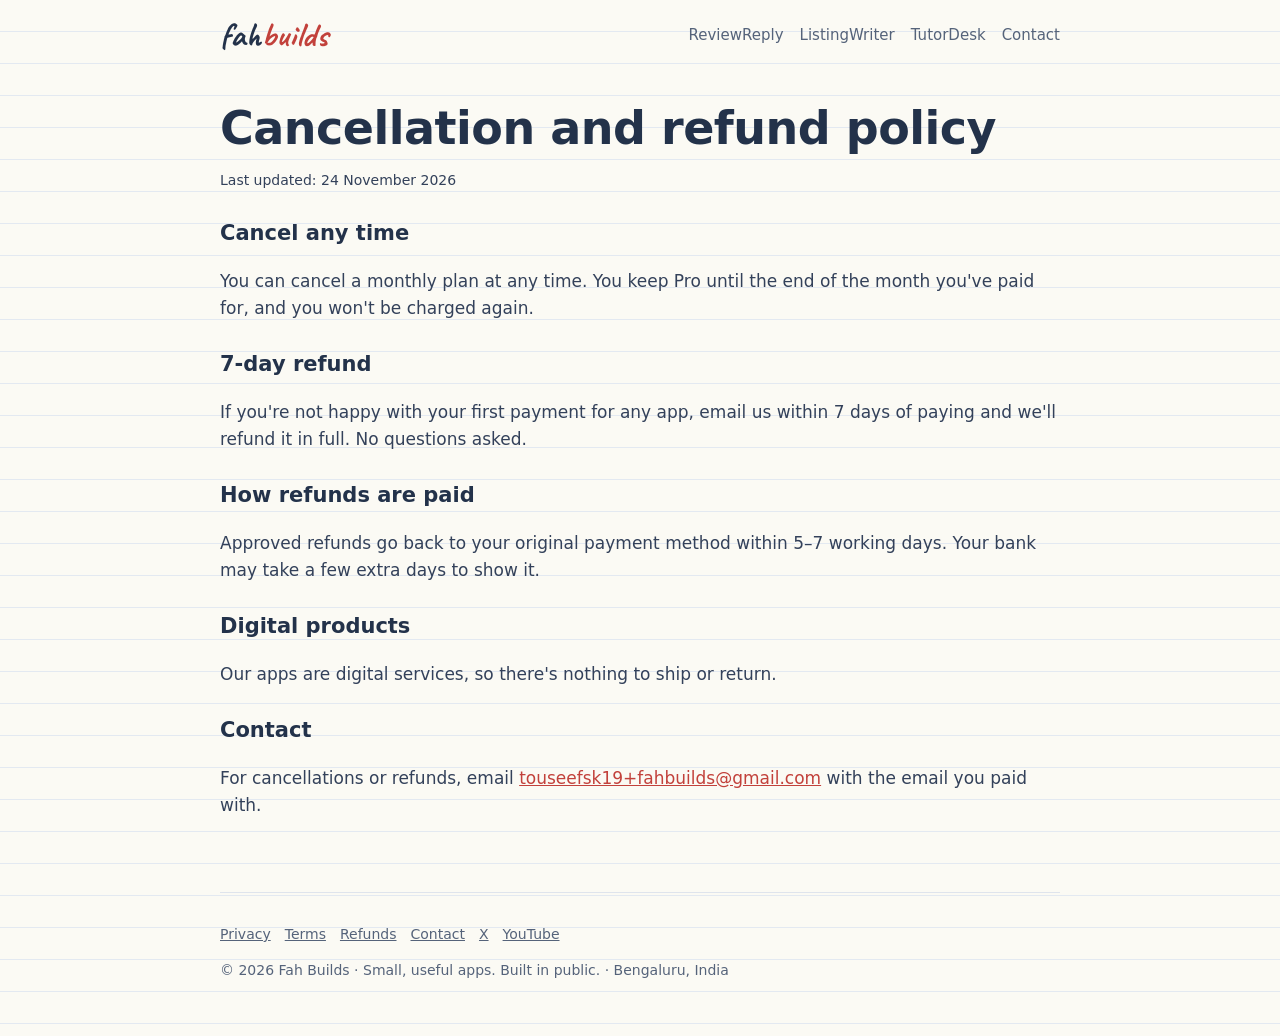
<file: refund.html>
<!doctype html>
<html lang="en">
<head>
<meta charset="utf-8">
<meta name="viewport" content="width=device-width,initial-scale=1">
<title>Refund policy · Fah Builds</title>
<meta name="description" content="Cancellation and refund policy for Fah Builds apps.">
<meta property="og:title" content="Refund policy · Fah Builds">
<meta property="og:description" content="Cancellation and refund policy for Fah Builds apps.">
<link rel="icon" href="assets/favicon.svg" type="image/svg+xml">
<link rel="preconnect" href="https://fonts.googleapis.com">
<link rel="preconnect" href="https://fonts.gstatic.com" crossorigin>
<link href="https://fonts.googleapis.com/css2?family=Caveat:wght@700&family=Patrick+Hand&display=swap" rel="stylesheet">
<link rel="stylesheet" href="assets/style.css">
</head>
<body>
<div class="wrap">
<header class="top">
  <a class="brand" href="">fah<span>builds</span></a>
  <nav><a href="reviewreply/">ReviewReply</a><a href="listingwriter/">ListingWriter</a><a href="tutordesk/">TutorDesk</a><a href="contact.html">Contact</a></nav>
</header>

<section class="legal">
<h1>Cancellation and refund policy</h1><p class="note">Last updated: 24 November 2026</p>
<h2>Cancel any time</h2><p>You can cancel a monthly plan at any time. You keep Pro until the end of the month you've paid for, and you won't be charged again.</p>
<h2>7-day refund</h2><p>If you're not happy with your first payment for any app, email us within 7 days of paying and we'll refund it in full. No questions asked.</p>
<h2>How refunds are paid</h2><p>Approved refunds go back to your original payment method within 5–7 working days. Your bank may take a few extra days to show it.</p>
<h2>Digital products</h2><p>Our apps are digital services, so there's nothing to ship or return.</p>
<h2>Contact</h2><p>For cancellations or refunds, email <a data-email href="#">email</a> with the email you paid with.</p>
</section>
<footer>
  <div><a href="privacy.html">Privacy</a><a href="terms.html">Terms</a><a href="refund.html">Refunds</a><a href="contact.html">Contact</a><a href="https://x.com/fahbuilds">X</a><a href="https://www.youtube.com/@fahbuilds">YouTube</a></div>
  <p>© <span id="yr">2026</span> Fah Builds · Small, useful apps. Built in public. · Bengaluru, India</p>
</footer>
</div>
<script src="assets/config.js"></script>
</body>
</html>
</file>
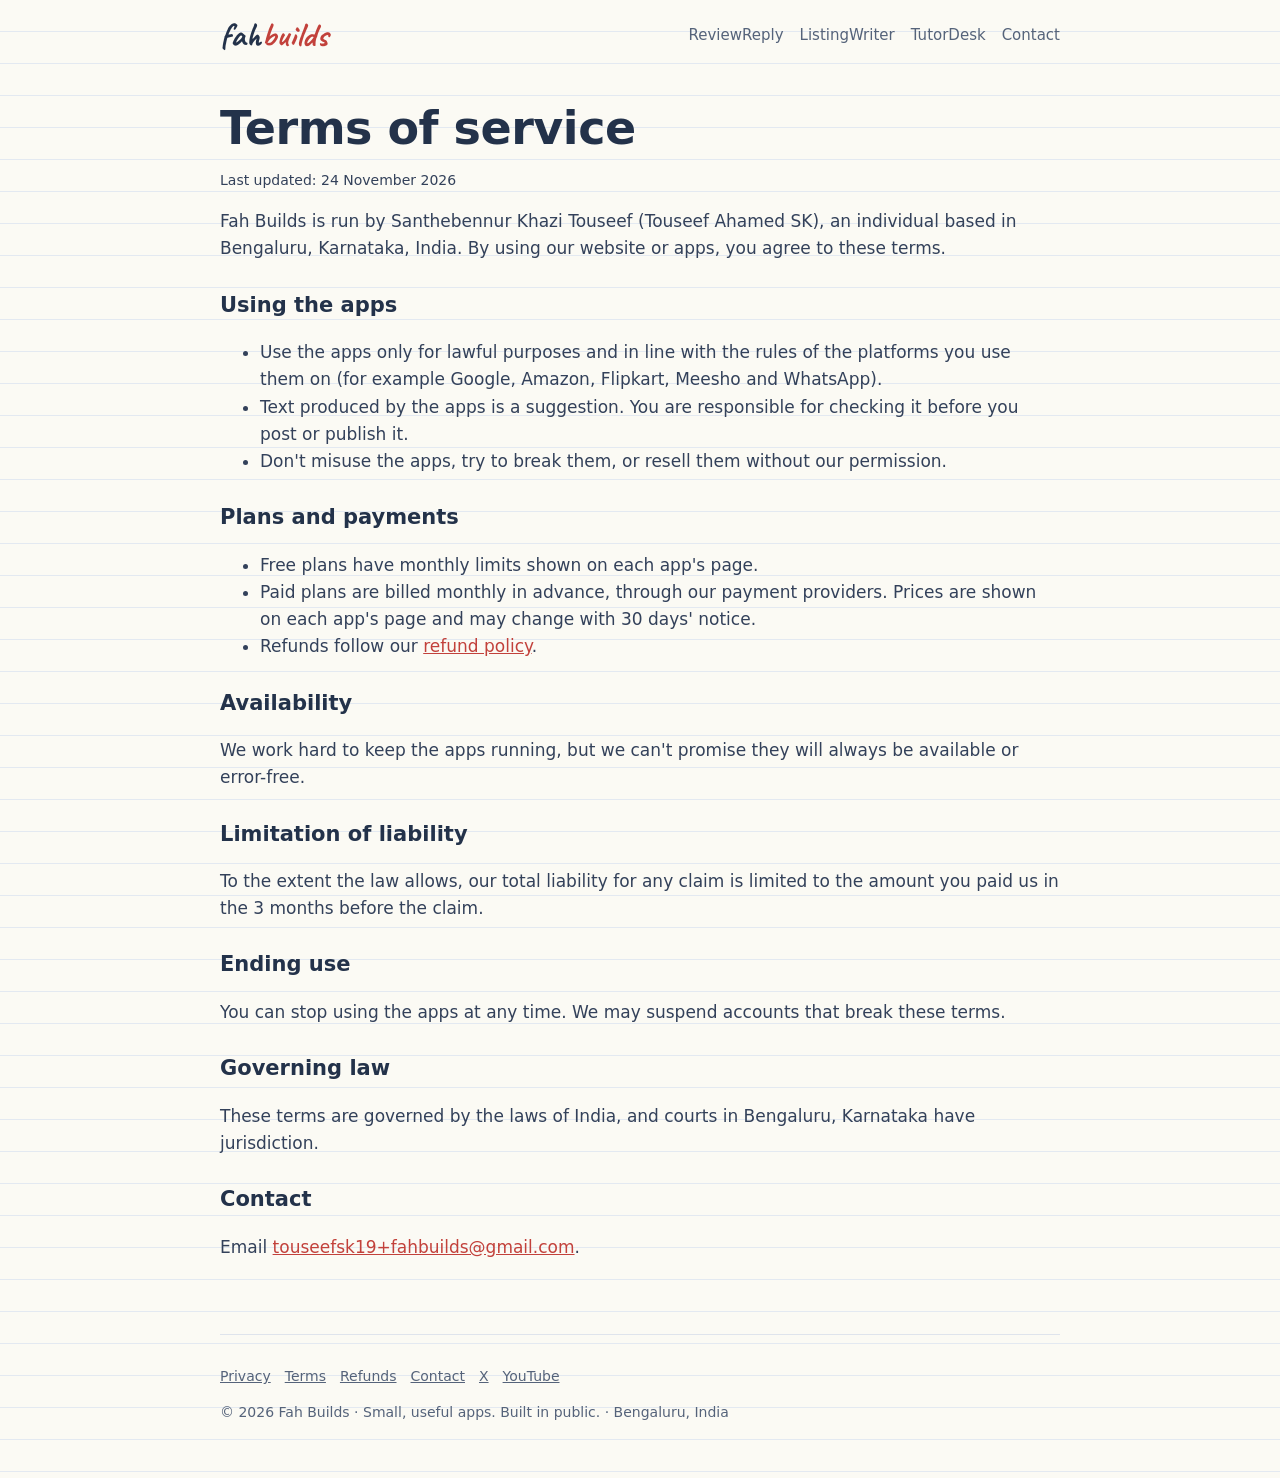
<file: terms.html>
<!doctype html>
<html lang="en">
<head>
<meta charset="utf-8">
<meta name="viewport" content="width=device-width,initial-scale=1">
<title>Terms of service · Fah Builds</title>
<meta name="description" content="Terms for using Fah Builds apps.">
<meta property="og:title" content="Terms of service · Fah Builds">
<meta property="og:description" content="Terms for using Fah Builds apps.">
<link rel="icon" href="assets/favicon.svg" type="image/svg+xml">
<link rel="preconnect" href="https://fonts.googleapis.com">
<link rel="preconnect" href="https://fonts.gstatic.com" crossorigin>
<link href="https://fonts.googleapis.com/css2?family=Caveat:wght@700&family=Patrick+Hand&display=swap" rel="stylesheet">
<link rel="stylesheet" href="assets/style.css">
</head>
<body>
<div class="wrap">
<header class="top">
  <a class="brand" href="">fah<span>builds</span></a>
  <nav><a href="reviewreply/">ReviewReply</a><a href="listingwriter/">ListingWriter</a><a href="tutordesk/">TutorDesk</a><a href="contact.html">Contact</a></nav>
</header>

<section class="legal">
<h1>Terms of service</h1><p class="note">Last updated: 24 November 2026</p>
<p>Fah Builds is run by Santhebennur Khazi Touseef (Touseef Ahamed SK), an individual based in Bengaluru, Karnataka, India. By using our website or apps, you agree to these terms.</p>
<h2>Using the apps</h2>
<ul><li>Use the apps only for lawful purposes and in line with the rules of the platforms you use them on (for example Google, Amazon, Flipkart, Meesho and WhatsApp).</li>
<li>Text produced by the apps is a suggestion. You are responsible for checking it before you post or publish it.</li>
<li>Don't misuse the apps, try to break them, or resell them without our permission.</li></ul>
<h2>Plans and payments</h2>
<ul><li>Free plans have monthly limits shown on each app's page.</li>
<li>Paid plans are billed monthly in advance, through our payment providers. Prices are shown on each app's page and may change with 30 days' notice.</li>
<li>Refunds follow our <a href="refund.html">refund policy</a>.</li></ul>
<h2>Availability</h2><p>We work hard to keep the apps running, but we can't promise they will always be available or error-free.</p>
<h2>Limitation of liability</h2><p>To the extent the law allows, our total liability for any claim is limited to the amount you paid us in the 3 months before the claim.</p>
<h2>Ending use</h2><p>You can stop using the apps at any time. We may suspend accounts that break these terms.</p>
<h2>Governing law</h2><p>These terms are governed by the laws of India, and courts in Bengaluru, Karnataka have jurisdiction.</p>
<h2>Contact</h2><p>Email <a data-email href="#">email</a>.</p>
</section>
<footer>
  <div><a href="privacy.html">Privacy</a><a href="terms.html">Terms</a><a href="refund.html">Refunds</a><a href="contact.html">Contact</a><a href="https://x.com/fahbuilds">X</a><a href="https://www.youtube.com/@fahbuilds">YouTube</a></div>
  <p>© <span id="yr">2026</span> Fah Builds · Small, useful apps. Built in public. · Bengaluru, India</p>
</footer>
</div>
<script src="assets/config.js"></script>
</body>
</html>
</file>
<file: assets/style.css>
:root{--paper:#fbfaf4;--line:#e3e9f1;--ink:#23324a;--muted:#55637a;--red:#c2413b;--hl:#fff3a3;--card:#ffffff;--border:#dfe4ec;--margin:#e4a3a3}
*{box-sizing:border-box}
html{-webkit-text-size-adjust:100%}
body{margin:0;background:var(--paper);color:var(--ink);font:17px/1.6 system-ui,-apple-system,"Segoe UI",Roboto,sans-serif;
 background-image:repeating-linear-gradient(to bottom,transparent 0,transparent 31px,var(--line) 31px,var(--line) 32px)}
a{color:var(--red)}
.wrap{max-width:880px;margin:0 auto;padding:0 20px}
header.top{padding:18px 0;display:flex;align-items:center;justify-content:space-between;gap:12px;flex-wrap:wrap}
.brand{font-family:Caveat,cursive;font-weight:700;font-size:34px;text-decoration:none;color:var(--ink);line-height:1}
.brand span{color:var(--red)}
nav a{color:var(--muted);text-decoration:none;margin-left:16px;font-size:15px}
nav a:hover{color:var(--ink)}
.hero{padding:40px 0 24px}
.kicker{font-family:"Patrick Hand",cursive;color:var(--red);font-size:22px;margin:0}
h1{font-size:clamp(30px,5vw,46px);line-height:1.15;margin:6px 0 14px;letter-spacing:-.5px}
h1 mark,h2 mark{background:linear-gradient(transparent 55%,var(--hl) 55%,var(--hl) 92%,transparent 92%);color:inherit;padding:0 4px}
.lead{font-size:19px;color:var(--muted);max-width:640px;margin:0 0 22px}
.btn{display:inline-block;background:var(--ink);color:#fff;text-decoration:none;padding:13px 22px;border-radius:10px;font-weight:600;border:2px solid var(--ink)}
.btn:hover{background:#111c2e}
.btn.ghost{background:transparent;color:var(--ink)}
.note{font-size:14px;color:var(--muted);margin-top:10px}
section{padding:26px 0}
h2{font-size:26px;margin:0 0 14px}
.grid{display:grid;grid-template-columns:repeat(auto-fit,minmax(300px,1fr));gap:16px}
.card{background:var(--card);border:1px solid var(--border);border-radius:14px;padding:20px;box-shadow:0 1px 0 rgba(0,0,0,.03)}
.card h3{margin:0 0 6px;font-size:19px}
.card p{margin:0;color:var(--muted);font-size:16px}
.tag{display:inline-block;font-size:12px;font-weight:600;letter-spacing:.3px;text-transform:uppercase;color:var(--red);margin-bottom:6px}
.steps{counter-reset:s;list-style:none;padding:0;margin:0}
.steps li{counter-increment:s;padding:10px 0 10px 48px;position:relative}
.steps li::before{content:counter(s);position:absolute;left:0;top:8px;width:34px;height:34px;border-radius:50%;background:var(--hl);font-weight:700;display:flex;align-items:center;justify-content:center}
.price{display:grid;grid-template-columns:repeat(auto-fit,minmax(240px,1fr));gap:16px}
.price .card{text-align:left}
.amt{font-size:32px;font-weight:700;margin:4px 0}
.amt small{font-size:15px;color:var(--muted);font-weight:400}
.price ul{padding-left:18px;margin:10px 0 0;color:var(--muted)}
.pro{border:2px solid var(--ink)}
details{background:var(--card);border:1px solid var(--border);border-radius:12px;padding:14px 18px;margin-bottom:10px}
summary{font-weight:600;cursor:pointer}
details p{margin:8px 0 0;color:var(--muted)}
.cta{background:var(--card);border:2px dashed var(--ink);border-radius:16px;padding:26px;text-align:center}
footer{padding:30px 0 40px;color:var(--muted);font-size:14px;border-top:1px solid var(--border);margin-top:30px}
footer a{color:var(--muted);margin-right:14px}
.legal h2{font-size:21px;margin-top:26px}
.legal p,.legal li{color:#33415a}
@media (max-width:560px){body{font-size:16px}nav a{margin:0 14px 0 0}.hero{padding-top:20px}}
.grid.three{grid-template-columns:repeat(auto-fit,minmax(230px,1fr))}
</file>
